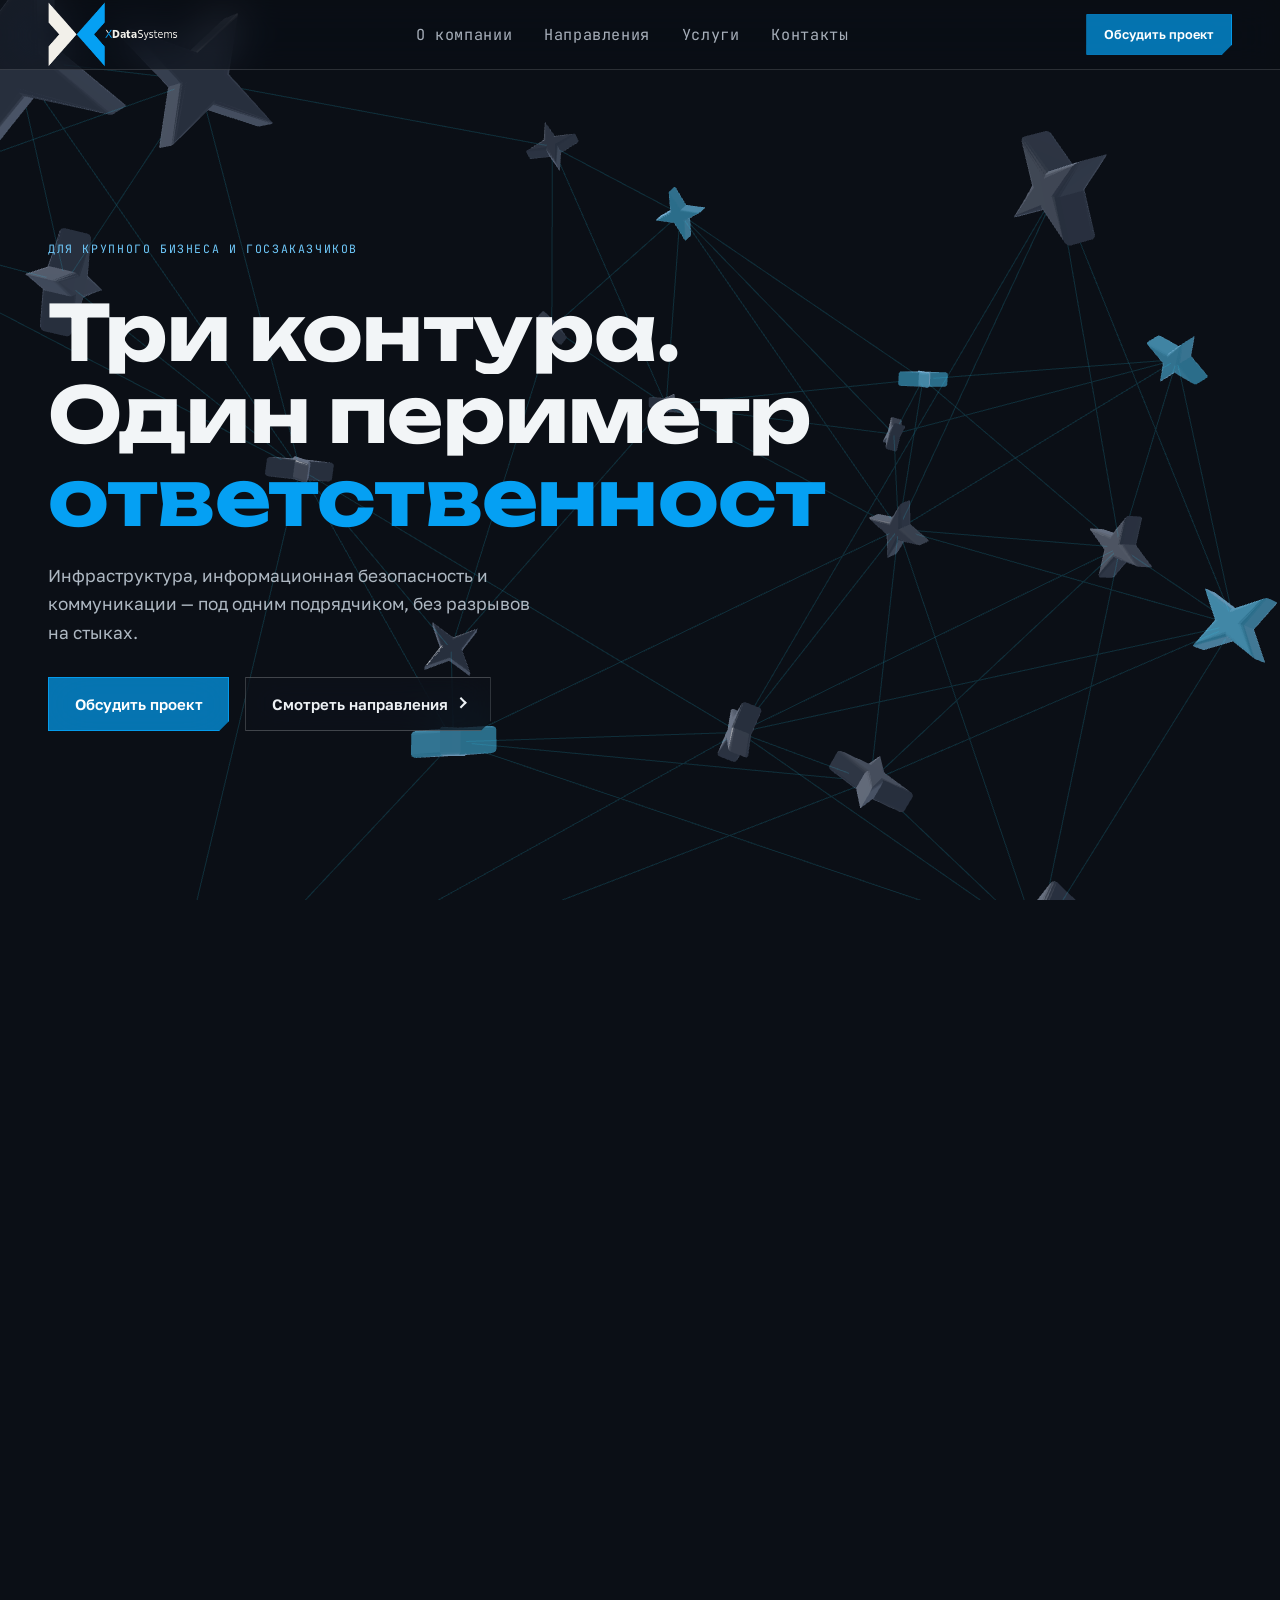
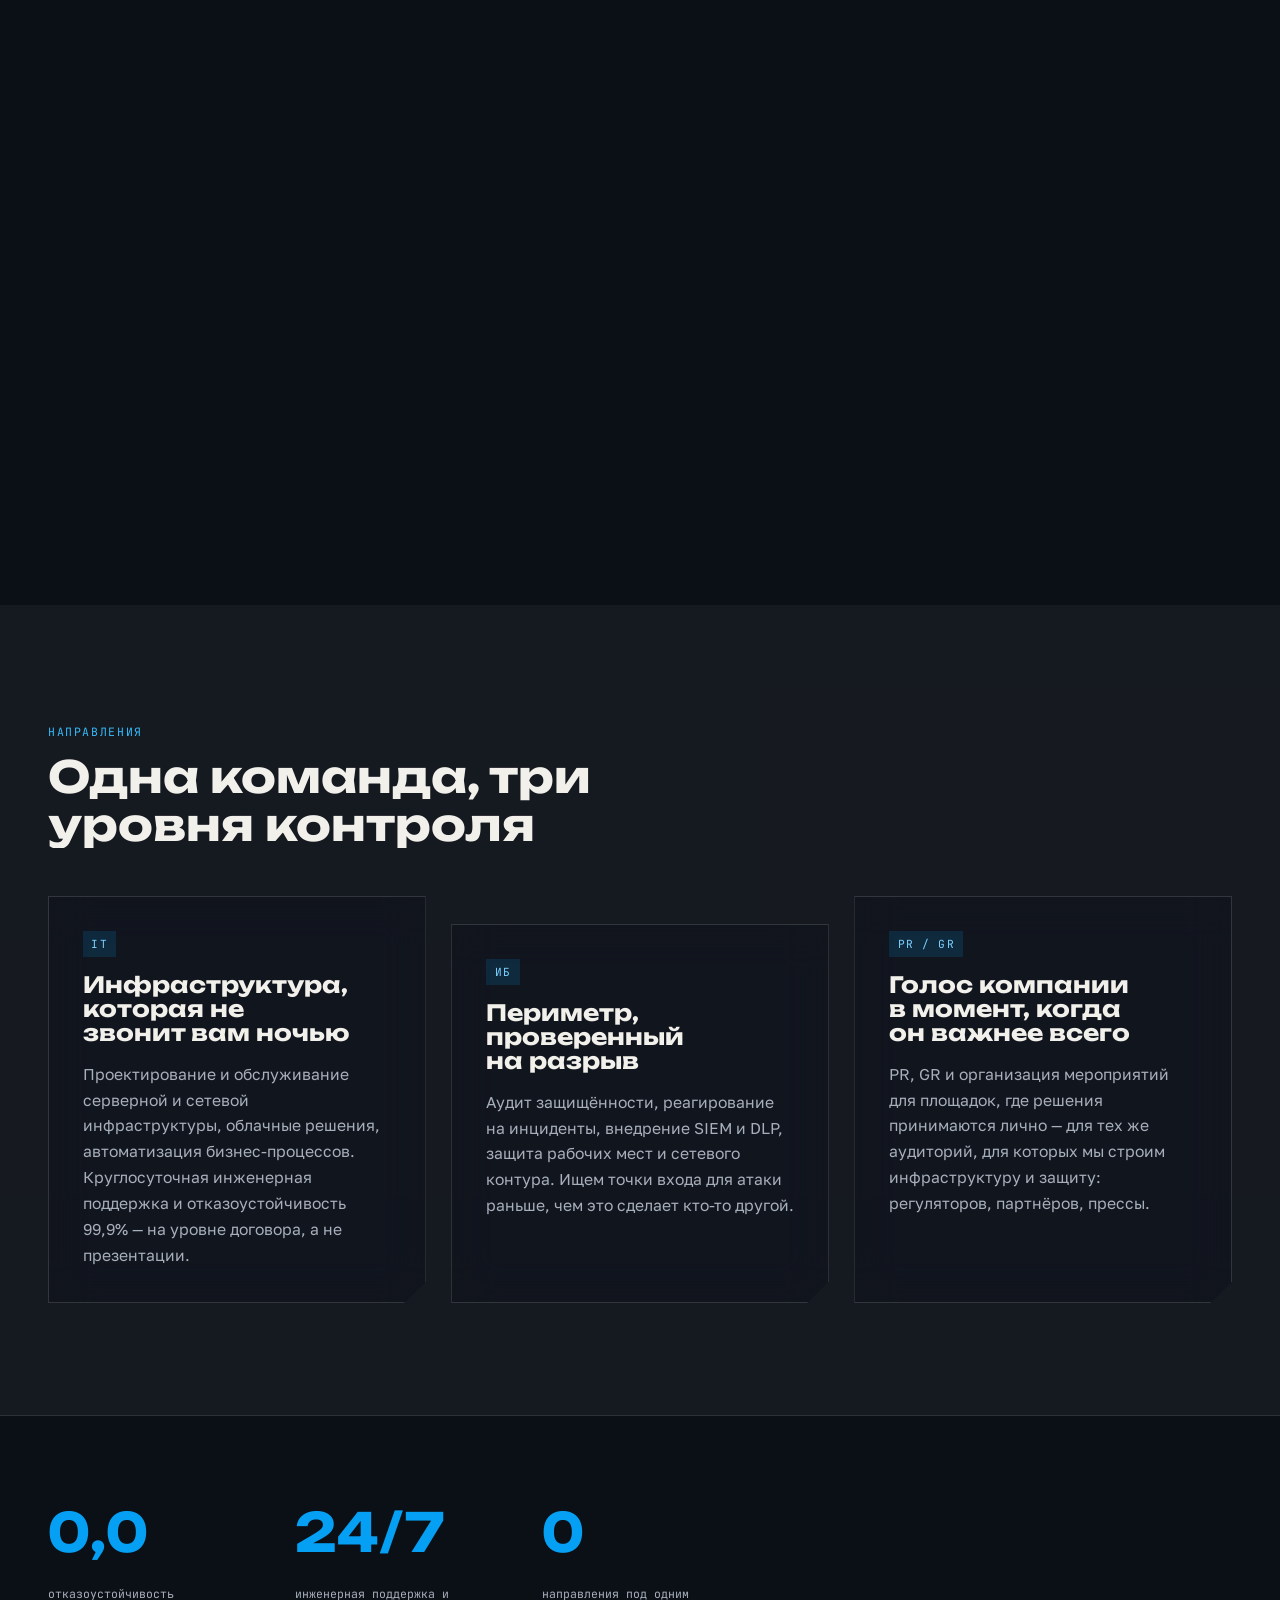
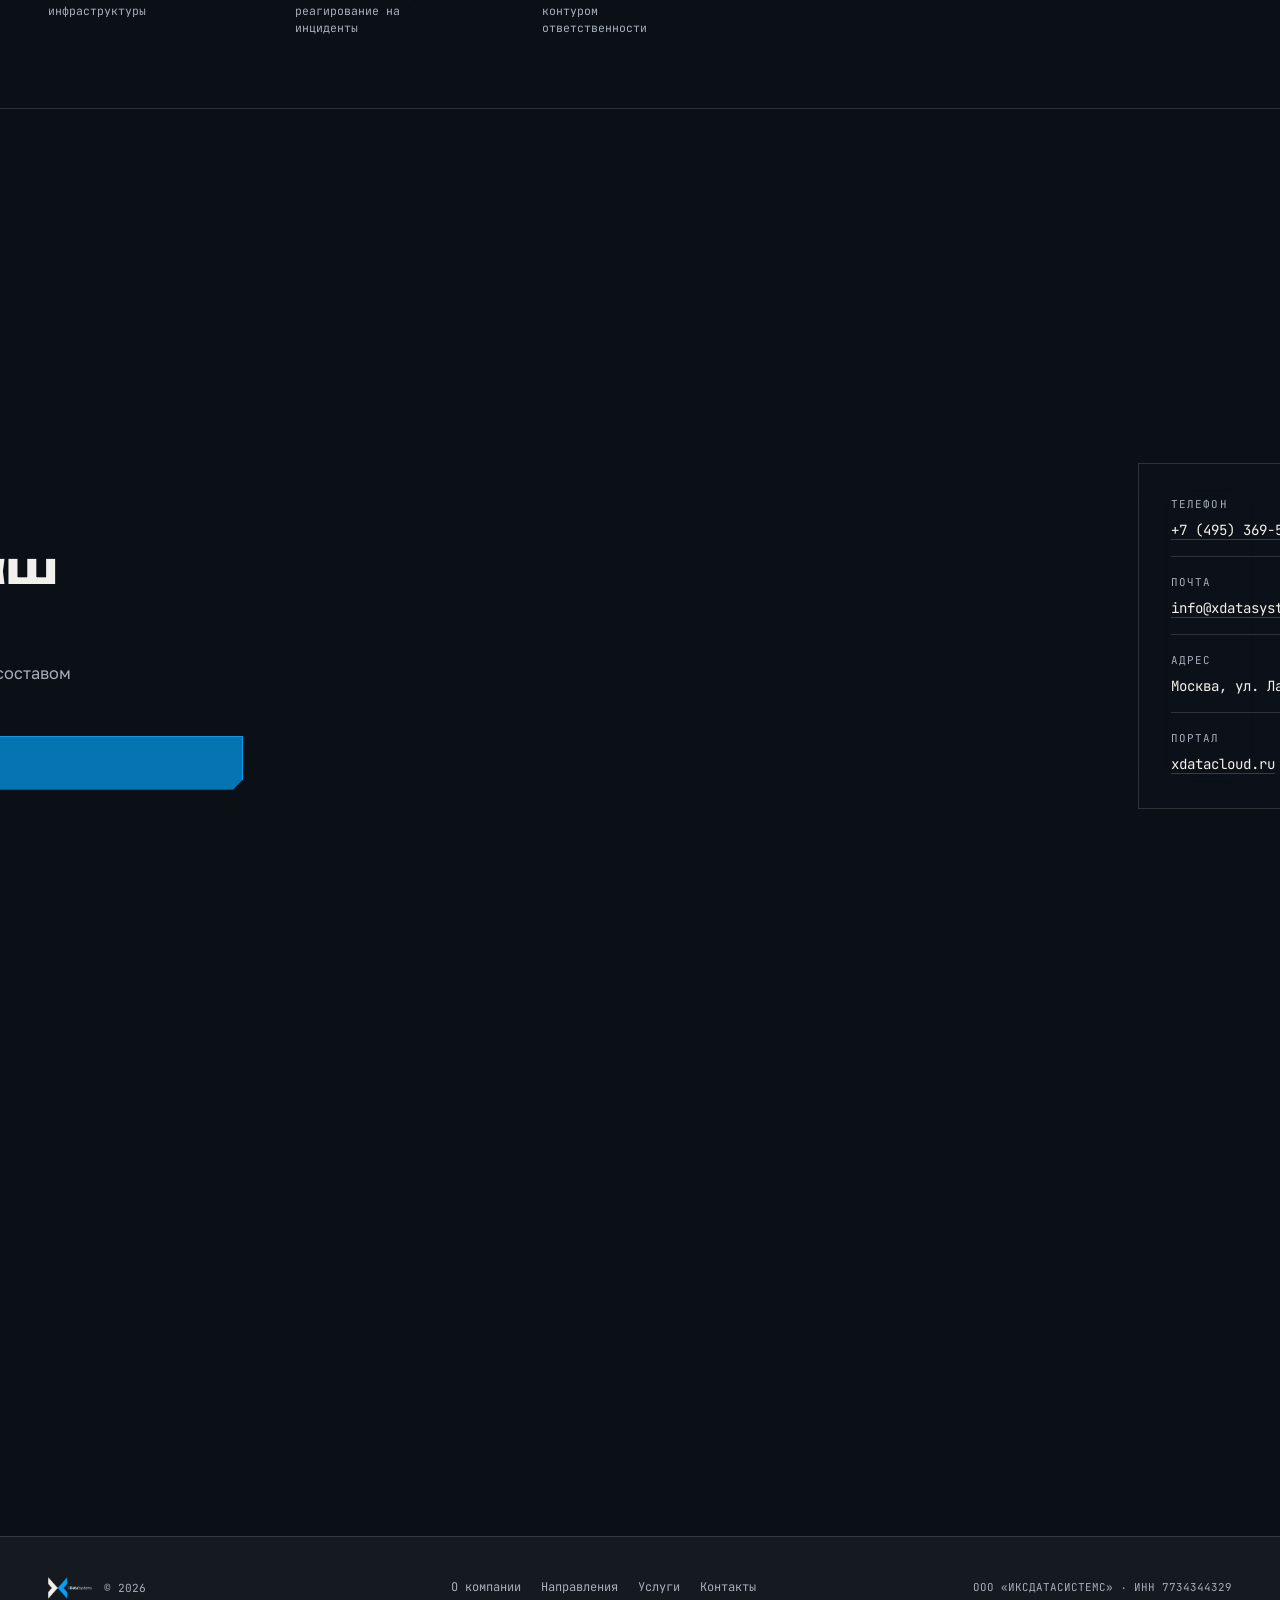
<file: index.html>
<!doctype html>
<html lang="ru">
<head>
  <meta charset="utf-8">
  <meta name="viewport" content="width=device-width, initial-scale=1">
  <title>XDataSystems — Три контура. Один периметр.</title>
  <meta name="description" content="XDataSystems — инфраструктура, информационная безопасность и коммуникации под одним подрядчиком.">
  <link rel="icon" href="img/logo.png">
  <link rel="stylesheet" href="css/base.css">
  <link rel="stylesheet" href="css/index.css">
</head>
<body>
  <canvas id="bg-scene" aria-hidden="true"></canvas>
  <div class="scroll-progress"></div>

  <header class="site-header">
    <div class="container nav">
      <a href="index.html" class="nav-logo"><img src="img/logo-light.png" alt="XDataSystems"></a>
      <input type="checkbox" id="nav-toggle" class="nav-toggle">
      <ul class="nav-links">
        <li><a href="index.html#about">О компании</a></li>
        <li><a href="index.html#pillars">Направления</a></li>
        <li><a href="pages.html">Услуги</a></li>
        <li><a href="index.html#contact">Контакты</a></li>
      </ul>
      <div class="nav-right">
        <a href="index.html#contact" class="btn btn-primary btn-small">Обсудить проект</a>
        <label for="nav-toggle" class="nav-toggle-label" aria-label="Меню">
          <span></span><span></span><span></span>
        </label>
      </div>
    </div>
  </header>

  <main>
    <section id="hero" class="hero">
      <div class="container">
        <div class="hero-inner">
          <p class="kicker reveal-line">Для крупного бизнеса и госзаказчиков</p>
          <h1 class="hero-title">
            <span class="line-mask"><span class="line-inner">Три контура.</span></span>
            <span class="line-mask"><span class="line-inner">Один периметр</span></span>
            <span class="line-mask"><span class="line-inner">ответственности.</span></span>
          </h1>
          <p class="hero-sub reveal-line">Инфраструктура, информационная безопасность и коммуникации — под одним подрядчиком, без разрывов на стыках.</p>
          <div class="hero-cta reveal-line">
            <a href="#contact" class="btn btn-primary">Обсудить проект</a>
            <a href="#about" class="btn btn-ghost">Смотреть направления <span class="btn-arrow" aria-hidden="true"></span></a>
          </div>
        </div>
      </div>
    </section>

    <section id="about" class="about">
      <!-- pinned so the parallax + heading wipe have time to read -->
      <div id="about-pin-wrap" class="pin-wrap pin-wrap-medium">
        <div class="pin-stage">
          <div class="container">
            <div class="about-head" data-reveal="clip">
              <p class="kicker">О компании</p>
              <h2>Когда системы, защита и репутация — один периметр</h2>
            </div>
            <div class="about-body" data-reveal="clip">
              <p>Крупная организация редко теряет данные и репутацию по отдельности: инцидент в инфраструктуре становится темой для прессы быстрее, чем успевает отреагировать служба безопасности. XDataSystems строит инфраструктуру, защищает её и говорит от имени заказчика в публичном поле — как один подрядчик с единым контуром ответственности, а не три подрядчика, которые обмениваются письмами постфактум.</p>
            </div>
          </div>
        </div>
      </div>
    </section>

    <section id="pillars" class="pillars">
      <div class="container">
        <div class="pillars-head" data-reveal="clip">
          <p class="kicker">Направления</p>
          <h2>Одна команда, три уровня контроля</h2>
          <p class="swipe-hint" aria-hidden="true">Смахните карточки</p>
        </div>

        <!-- display:contents on desktop; swipeable carousel below 760px -->
        <div class="pillars-cards">
          <article class="pillar-card card-a" data-reveal="up">
            <span class="pillar-tag">IT</span>
            <h3>Инфраструктура, которая не звонит вам ночью</h3>
            <p>Проектирование и обслуживание серверной и сетевой инфраструктуры, облачные решения, автоматизация бизнес-процессов. Круглосуточная инженерная поддержка и отказоустойчивость 99,9% — на уровне договора, а не презентации.</p>
          </article>

          <article class="pillar-card card-b" data-reveal="up" data-reveal-delay="1">
            <span class="pillar-tag">ИБ</span>
            <h3>Периметр, проверенный на разрыв</h3>
            <p>Аудит защищённости, реагирование на инциденты, внедрение SIEM и DLP, защита рабочих мест и сетевого контура. Ищем точки входа для атаки раньше, чем это сделает кто-то другой.</p>
          </article>

          <article class="pillar-card card-c" data-reveal="up" data-reveal-delay="2">
            <span class="pillar-tag">PR / GR</span>
            <h3>Голос компании в момент, когда он важнее всего</h3>
            <p>PR, GR и организация мероприятий для площадок, где решения принимаются лично — для тех же аудиторий, для которых мы строим инфраструктуру и защиту: регуляторов, партнёров, прессы.</p>
          </article>
        </div>
      </div>
    </section>

    <section id="stats" class="stats" aria-label="Показатели">
      <h2 class="sr-only">Показатели</h2>
      <div class="container stats-grid">
        <div class="stat" data-reveal="up">
          <span class="stat-num" data-count data-value="99.9">0</span>
          <span class="stat-label">отказоустойчивость инфраструктуры</span>
        </div>
        <div class="stat" data-reveal="up" data-reveal-delay="1">
          <span class="stat-num">24/7</span>
          <span class="stat-label">инженерная поддержка и реагирование на инциденты</span>
        </div>
        <div class="stat" data-reveal="up" data-reveal-delay="2">
          <span class="stat-num" data-count data-value="3">0</span>
          <span class="stat-label">направления под одним контуром ответственности</span>
        </div>
      </div>
    </section>

    <section id="contact" class="contact">
      <!-- pinned "closing perimeter": panels converge on scroll -->
      <div id="contact-pin-wrap" class="pin-wrap pin-wrap-short">
        <div class="pin-stage">
          <div class="container">
            <div class="contact-lead" data-reveal="left">
              <p class="kicker">Контакты</p>
              <h2>Обсудим ваш периметр</h2>
              <p>Опишите задачу — вернёмся с оценкой и составом команды в течение рабочего дня.</p>
              <a href="mailto:info@xdatasystems.ru" class="btn btn-primary">Написать на info@xdatasystems.ru</a>
            </div>
            <div class="contact-data" data-reveal="right" data-reveal-delay="1">
              <dl>
                <div><dt>Телефон</dt><dd><a href="tel:+74953695650">+7 (495) 369-56-50</a></dd></div>
                <div><dt>Почта</dt><dd><a href="mailto:info@xdatasystems.ru">info@xdatasystems.ru</a></dd></div>
                <div><dt>Адрес</dt><dd>Москва, ул. Лазо, 14-2-21</dd></div>
                <div><dt>Портал</dt><dd><a href="https://xdatacloud.ru">xdatacloud.ru</a></dd></div>
              </dl>
            </div>
          </div>
        </div>
      </div>
    </section>
  </main>

  <footer class="site-footer">
    <div class="container footer-grid">
      <div class="footer-brand"><img src="img/logo-light.png" alt="XDataSystems"><span>© 2026</span></div>
      <nav class="footer-links">
        <a href="index.html#about">О компании</a>
        <a href="index.html#pillars">Направления</a>
        <a href="pages.html">Услуги</a>
        <a href="index.html#contact">Контакты</a>
      </nav>
      <div class="footer-legal">ООО «ИКСДАТАСИСТЕМС» · ИНН 7734344329</div>
    </div>
  </footer>

  <script src="js/main.js"></script>

  <!-- self-hosted, no CDN: three.js core + GSAP/ScrollTrigger for the camera -->
  <script src="js/vendor/three/three.min.js"></script>
  <script src="js/vendor/gsap/gsap.min.js"></script>
  <script src="js/vendor/gsap/ScrollTrigger.min.js"></script>
  <script src="js/bg-scene.js"></script>
</body>
</html>
</file>
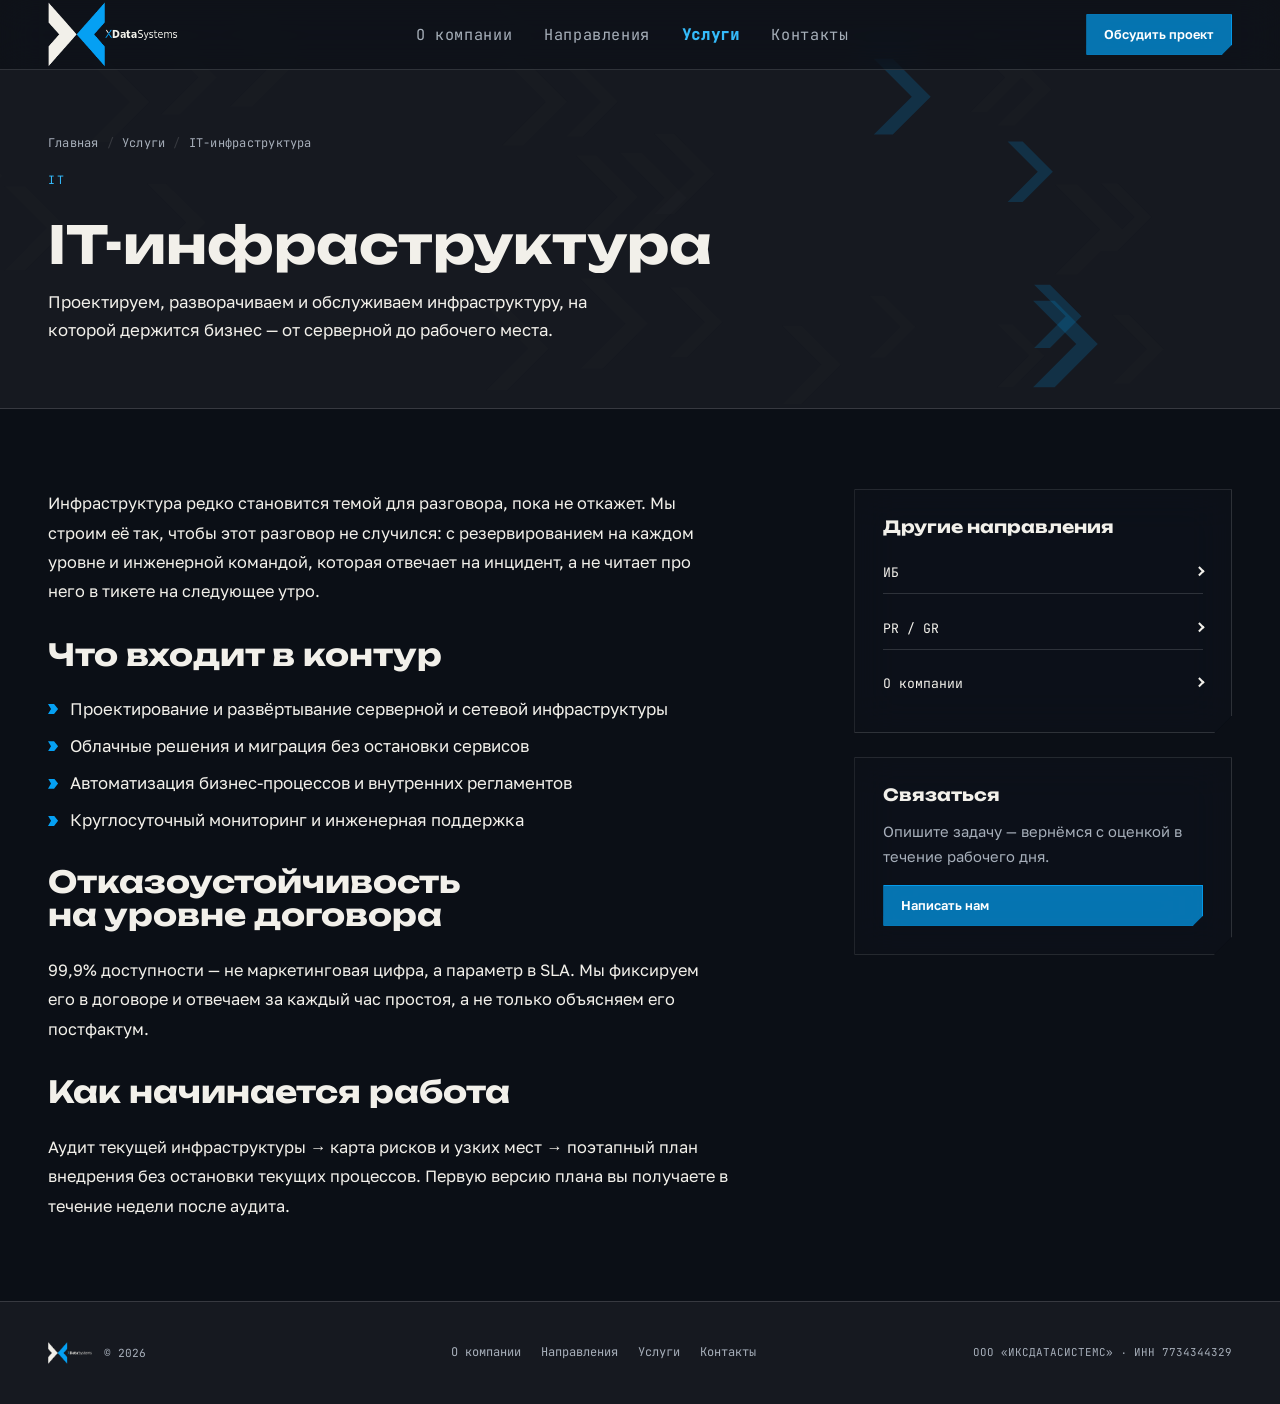
<file: pages.html>
<!doctype html>
<html lang="ru">
<head>
  <meta charset="utf-8">
  <meta name="viewport" content="width=device-width, initial-scale=1">
  <title>IT-инфраструктура — XDataSystems</title>
  <meta name="description" content="Проектирование, развёртывание и обслуживание IT-инфраструктуры от XDataSystems.">
  <link rel="icon" href="img/logo.png">
  <link rel="stylesheet" href="css/base.css">
  <link rel="stylesheet" href="css/pages.css">
</head>
<body>
  <div class="scroll-progress"></div>

  <header class="site-header">
    <div class="container nav">
      <a href="index.html" class="nav-logo"><img src="img/logo-light.png" alt="XDataSystems"></a>
      <input type="checkbox" id="nav-toggle" class="nav-toggle">
      <ul class="nav-links">
        <li><a href="index.html#about">О компании</a></li>
        <li><a href="index.html#pillars">Направления</a></li>
        <li><a href="pages.html" aria-current="page">Услуги</a></li>
        <li><a href="index.html#contact">Контакты</a></li>
      </ul>
      <div class="nav-right">
        <a href="index.html#contact" class="btn btn-primary btn-small">Обсудить проект</a>
        <label for="nav-toggle" class="nav-toggle-label" aria-label="Меню">
          <span></span><span></span><span></span>
        </label>
      </div>
    </div>
  </header>

  <main>
    <section class="page-banner">
      <canvas id="chevron-canvas-small" aria-hidden="true"></canvas>
      <div class="container">
        <div class="page-banner-inner">
          <nav class="breadcrumb" aria-label="Хлебные крошки">
            <a href="index.html">Главная</a><span class="sep">/</span>
            <a href="pages.html">Услуги</a><span class="sep">/</span>
            <span aria-current="page">IT-инфраструктура</span>
          </nav>
          <p class="kicker">IT</p>
          <h1 data-reveal="clip">IT-инфраструктура</h1>
          <p class="lead" data-reveal="up" data-reveal-delay="1">Проектируем, разворачиваем и обслуживаем инфраструктуру, на которой держится бизнес — от серверной до рабочего места.</p>
        </div>
      </div>
    </section>

    <section class="content-layout">
      <div class="container">
        <div class="content-main">
          <div class="prose" data-reveal="up">
            <p>Инфраструктура редко становится темой для разговора, пока не откажет. Мы строим её так, чтобы этот разговор не случился: с резервированием на каждом уровне и инженерной командой, которая отвечает на инцидент, а не читает про него в тикете на следующее утро.</p>

            <h2>Что входит в контур</h2>
            <ul>
              <li>Проектирование и развёртывание серверной и сетевой инфраструктуры</li>
              <li>Облачные решения и миграция без остановки сервисов</li>
              <li>Автоматизация бизнес-процессов и внутренних регламентов</li>
              <li>Круглосуточный мониторинг и инженерная поддержка</li>
            </ul>

            <h2>Отказоустойчивость на уровне договора</h2>
            <p>99,9% доступности — не маркетинговая цифра, а параметр в SLA. Мы фиксируем его в договоре и отвечаем за каждый час простоя, а не только объясняем его постфактум.</p>

            <h2>Как начинается работа</h2>
            <p>Аудит текущей инфраструктуры → карта рисков и узких мест → поэтапный план внедрения без остановки текущих процессов. Первую версию плана вы получаете в течение недели после аудита.</p>
          </div>
        </div>

        <aside class="content-aside">
          <div class="side-card" data-reveal="up">
            <h3>Другие направления</h3>
            <nav class="related-list">
              <a href="index.html#pillars">ИБ <span class="btn-arrow" aria-hidden="true"></span></a>
              <a href="index.html#pillars">PR / GR <span class="btn-arrow" aria-hidden="true"></span></a>
              <a href="index.html#about">О компании <span class="btn-arrow" aria-hidden="true"></span></a>
            </nav>
          </div>
          <div class="side-card" data-reveal="up" data-reveal-delay="1">
            <h3>Связаться</h3>
            <p style="font-size:.92rem;">Опишите задачу — вернёмся с оценкой в течение рабочего дня.</p>
            <a href="mailto:info@xdatasystems.ru" class="btn btn-primary btn-small">Написать нам</a>
          </div>
        </aside>
      </div>
    </section>
  </main>

  <footer class="site-footer">
    <div class="container footer-grid">
      <div class="footer-brand"><img src="img/logo-light.png" alt="XDataSystems"><span>© 2026</span></div>
      <nav class="footer-links">
        <a href="index.html#about">О компании</a>
        <a href="index.html#pillars">Направления</a>
        <a href="pages.html">Услуги</a>
        <a href="index.html#contact">Контакты</a>
      </nav>
      <div class="footer-legal">ООО «ИКСДАТАСИСТЕМС» · ИНН 7734344329</div>
    </div>
  </footer>

  <script src="js/main.js"></script>
  <script>
    window.XDS.initChevronField(document.getElementById('chevron-canvas-small'), { density: 24, blueRatio: 0.08 });
  </script>
</body>
</html>
</file>
<file: css/base.css>
/* base.css — shared foundation for all templates: tokens, reset, type,
   nav, footer, buttons, reveal engine, layout grid. */

/* ---------- fonts (self-hosted, real files, not CDN) ---------- */
@font-face{ font-family:'Unbounded'; font-weight:700; font-style:normal; font-display:swap; src:url('../fonts/unbounded-700.woff2') format('woff2'); }
@font-face{ font-family:'Unbounded'; font-weight:900; font-style:normal; font-display:swap; src:url('../fonts/unbounded-900.woff2') format('woff2'); }
@font-face{ font-family:'Golos Text'; font-weight:400; font-style:normal; font-display:swap; src:url('../fonts/golos-400.woff2') format('woff2'); }
@font-face{ font-family:'Golos Text'; font-weight:500; font-style:normal; font-display:swap; src:url('../fonts/golos-500.woff2') format('woff2'); }
@font-face{ font-family:'Golos Text'; font-weight:600; font-style:normal; font-display:swap; src:url('../fonts/golos-600.woff2') format('woff2'); }
@font-face{ font-family:'JetBrains Mono'; font-weight:400; font-style:normal; font-display:swap; src:url('../fonts/jbmono-400.woff2') format('woff2'); }
@font-face{ font-family:'JetBrains Mono'; font-weight:500; font-style:normal; font-display:swap; src:url('../fonts/jbmono-500.woff2') format('woff2'); }

/* ---------- tokens: dark-glass theme, page transparent so #bg-scene shows through ---------- */
:root{
  --blue: #05a0f3;
  --blue-deep: #35bbfb; /* lighter tint for hover on dark, deep blue would vanish */
  --ink: #f2f0ea;       /* primary text — light, warm-neutral */
  --gray: #a7afba;      /* secondary text */
  --mist: rgba(255,255,255,.045); /* broad section wash, no blur needed at this size */
  --paper: transparent; /* body background — the 3D layer shows through */
  --surface: #10141c;   /* solid fallback where transparency would break UX (mobile nav) */

  --glass-bg: rgba(15,19,27,.55);
  --glass-blur: blur(20px) saturate(150%);

  --line: rgba(255,255,255,.14);
  --blue-dim: rgba(5,160,243,.14);
  --blue-line: rgba(5,160,243,.4);

  --font-display: 'Unbounded', sans-serif;
  --font-body: 'Golos Text', sans-serif;
  --font-mono: 'JetBrains Mono', monospace;

  --fs-h1: clamp(2.25rem, 6vw, 5rem);
  --fs-h2: clamp(1.75rem, 3.6vw, 2.75rem);
  --fs-h3: clamp(1.1rem, 1.8vw, 1.4rem);
  --fs-body: 1.05rem;

  --cut: 16px; /* the signature clipped-corner size, echoes the logo's angular mark */
  --nav-h: 70px;
}

/* ---------- reset ---------- */
*, *::before, *::after{ box-sizing:border-box; }
html{ scroll-behavior:auto; }
body{ margin:0; }
img, svg, canvas{ display:block; max-width:100%; }
ul{ margin:0; padding:0; list-style:none; }
a{ color:inherit; text-decoration:none; }
button{ font:inherit; }

html{ background:#0b0f16; } /* seen only if a browser paints before the canvas/JS is ready */
body{
  background: var(--paper);
  color: var(--ink);
  font-family: var(--font-body);
  font-size: var(--fs-body);
  line-height: 1.65;
  -webkit-font-smoothing: antialiased;
}
::selection{ background: var(--blue); color:#fff; }
:focus-visible{ outline:2px solid var(--blue); outline-offset:3px; }

/* ---------- persistent 3D background: fixed behind every section, not just the hero ---------- */
#bg-scene{
  position:fixed; inset:0; width:100vw; height:100vh;
  z-index:-1; background:#0b0f16; /* instant fallback color before WebGL's first frame */
}

h1,h2,h3{ font-family: var(--font-display); color: var(--ink); font-weight:700; line-height:1.08; margin:0; text-wrap:balance; }
h2{ font-size: var(--fs-h2); }
h3{ font-size: var(--fs-h3); }
p{ margin:0; color: var(--gray); }

.sr-only{ position:absolute; width:1px; height:1px; padding:0; margin:-1px; overflow:hidden; clip:rect(0,0,0,0); white-space:nowrap; border:0; }

.kicker{
  font-family: var(--font-mono);
  font-size:.72rem; letter-spacing:.14em; text-transform:uppercase;
  color: var(--blue-deep);
  display:inline-block; margin-bottom:.75rem;
}

/* ---------- layout ---------- */
.container{
  display:grid;
  grid-template-columns: repeat(12, 1fr);
  column-gap: clamp(1rem, 2vw, 1.75rem);
  padding-inline: clamp(1.25rem, 4vw, 3rem);
  max-width: 1320px;
  margin-inline:auto;
}
.full{ grid-column: 1 / -1; }

/* ---------- buttons: glass, not flat fills — same material as the cards (signature clipped corner) ---------- */
.btn{
  font-family: var(--font-body); font-weight:600; font-size:.94rem;
  padding:.85rem 1.6rem;
  display:inline-flex; align-items:center; gap:.55rem;
  clip-path: polygon(0 0, 100% 0, 100% calc(100% - 10px), calc(100% - 10px) 100%, 0 100%);
  transition: transform .22s ease, background .22s ease, color .22s ease, border-color .22s ease;
  border:1px solid transparent;
  -webkit-backdrop-filter: var(--glass-blur); backdrop-filter: var(--glass-blur);
}
.btn-primary{ background: rgba(5,160,243,.7); color:#fff; border-color: rgba(5,160,243,.9); }
.btn-primary:hover{ background: rgba(5,160,243,.88); transform: translateY(-2px); }
.btn-ghost{ background: var(--glass-bg); color: var(--ink); border-color: var(--line); }
.btn-ghost:hover{ border-color: var(--blue); color: var(--blue-deep); background: rgba(5,160,243,.12); transform: translateY(-2px); }
.btn-small{ padding:.55rem 1.05rem; font-size:.8rem; }
.btn-arrow{ width:.5em; height:.5em; border-right:2px solid currentColor; border-bottom:2px solid currentColor; transform:rotate(-45deg); margin-top:-.2em; }

/* ---------- site header / nav (shared markup+behavior on every template) ---------- */
.site-header{
  position:fixed; top:0; left:0; right:0; height:var(--nav-h); z-index:100;
  background: rgba(10,13,19,.55);
  -webkit-backdrop-filter: var(--glass-blur); backdrop-filter: var(--glass-blur);
  border-bottom:1px solid var(--line);
}
.nav{
  height:100%; display:flex; align-items:center; justify-content:space-between;
}
.nav-logo{ display:flex; align-items:center; }
.nav-logo img{ height:65px; width:auto; }
.nav-links{ display:flex; align-items:center; gap:2rem; }
.nav-links a{
  font-family: var(--font-mono); font-size:.95rem; letter-spacing:.04em;
  color: var(--gray); transition: color .2s ease;
}
.nav-links a:hover{ color: var(--blue-deep); }
.nav-links a[aria-current="page"]{ color: var(--blue-deep); font-weight:600; }
.nav-right{ display:flex; align-items:center; gap:1.75rem; }

.nav-toggle{ display:none; }
.nav-toggle-label{ display:none; }
@media (max-width: 860px){
  .nav-links{
    position:fixed; inset: var(--nav-h) 0 0 0; background: var(--surface);
    flex-direction:column; align-items:flex-start; gap:1.5rem;
    padding: 2rem clamp(1.25rem,4vw,3rem);
    transform: translateX(100%); transition: transform .35s cubic-bezier(.16,1,.3,1);
  }
  .nav-links a{ font-size:1rem; }
  .nav-toggle:checked ~ .nav-links{ transform: translateX(0); }
  .nav-toggle-label{
    display:flex; flex-direction:column; gap:5px; width:22px; cursor:pointer; z-index:101;
  }
  .nav-toggle-label span{ height:2px; background:var(--ink); transition: transform .25s ease, opacity .25s ease; }
  .nav-toggle:checked ~ .nav-toggle-label span:nth-child(1){ transform: translateY(7px) rotate(45deg); }
  .nav-toggle:checked ~ .nav-toggle-label span:nth-child(2){ opacity:0; }
  .nav-toggle:checked ~ .nav-toggle-label span:nth-child(3){ transform: translateY(-7px) rotate(-45deg); }
  .nav .btn-small{ display:none; }
}

/* ---------- scroll progress (thin, functional, shared) ---------- */
.scroll-progress{
  position:fixed; top:0; left:0; height:3px; width:0%; background: var(--blue);
  z-index:200; transition: width .05s linear;
}

/* ---------- breadcrumb (used on interior templates, generic enough to share) ---------- */
.breadcrumb{
  display:flex; flex-wrap:wrap; gap:.5rem; align-items:center;
  font-family: var(--font-mono); font-size:.75rem; color: var(--gray); letter-spacing:.02em;
}
.breadcrumb a{ color: var(--gray); }
.breadcrumb a:hover{ color: var(--blue-deep); }
.breadcrumb .sep{ color: var(--line); }

/* ---------- footer ---------- */
.site-footer{ border-top:1px solid var(--line); padding-block:2.5rem; background: var(--mist); }
.footer-grid{ align-items:center; row-gap:1.25rem; }
.footer-brand{ grid-column: 1 / 5; display:flex; align-items:center; gap:.75rem; }
.footer-brand img{ height:22px; }
.footer-brand span{ font-family: var(--font-mono); font-size:.7rem; color: var(--gray); }
.footer-links{ grid-column: 5 / 9; display:flex; flex-wrap:wrap; gap:1.25rem; font-family: var(--font-mono); font-size:.75rem; }
.footer-links a{ color: var(--gray); }
.footer-links a:hover{ color: var(--blue-deep); }
.footer-legal{ grid-column: 9 / 13; text-align:right; font-family: var(--font-mono); font-size:.68rem; color: var(--gray); }
@media (max-width: 860px){
  .footer-brand, .footer-links, .footer-legal{ grid-column: 1 / -1; text-align:left; }
}

/* ---------- reveal-on-scroll engine (shared by every template) ---------- */
[data-reveal]{ transition: opacity .8s ease, transform .9s cubic-bezier(.16,1,.3,1), clip-path 1s cubic-bezier(.16,1,.3,1); }

[data-reveal="clip"]{ clip-path: inset(0 0 100% 0); opacity:0; }
[data-reveal="clip"].is-visible{ clip-path: inset(0 0 0% 0); opacity:1; }

[data-reveal="up"]{ opacity:0; transform: translateY(24px); }
[data-reveal="up"].is-visible{ opacity:1; transform: translateY(0); }

[data-reveal="left"]{ opacity:0; transform: translateX(-28px); }
[data-reveal="left"].is-visible{ opacity:1; transform: translateX(0); }

[data-reveal="right"]{ opacity:0; transform: translateX(28px); }
[data-reveal="right"].is-visible{ opacity:1; transform: translateX(0); }

[data-reveal-delay="1"]{ transition-delay:.1s; }
[data-reveal-delay="2"]{ transition-delay:.2s; }
[data-reveal-delay="3"]{ transition-delay:.3s; }

.line-mask{ display:block; overflow:hidden; }
.line-inner{ display:block; transform: translateY(112%); transition: transform 1s cubic-bezier(.16,1,.3,1); }
body.loaded .line-inner{ transform: translateY(0); }
.line-mask:nth-child(1) .line-inner{ transition-delay:.12s; }
.line-mask:nth-child(2) .line-inner{ transition-delay:.24s; }
.line-mask:nth-child(3) .line-inner{ transition-delay:.36s; }

@media (prefers-reduced-motion: reduce){
  [data-reveal], .line-inner{ transition:none !important; opacity:1 !important; transform:none !important; clip-path:none !important; }
}

/* ---------- pinned scroll-track: generic hold-and-animate wrap/stage pair, driven by main.js ---------- */
.pin-wrap{ position:relative; height:190vh; }
.pin-wrap-medium{ height:145vh; }
.pin-wrap-short{ height:150vh; }
.pin-stage{ position:sticky; top:0; height:100vh; display:flex; align-items:center; overflow:hidden; }

@media (prefers-reduced-motion: reduce){
  .pin-wrap{ height:auto !important; }
  .pin-stage{ position:static !important; height:auto !important; overflow:visible !important; padding-block: clamp(2rem,5vw,3.5rem); }
}

/* no-js: never leave content invisible */
.no-js [data-reveal], .no-js .line-inner{ opacity:1 !important; transform:none !important; clip-path:none !important; }
</file>
<file: css/index.css>
/* index.css — homepage-only styles; shared stuff lives in base.css.
   Sections stay transparent/--mist so #bg-scene reads through. */

/* ---------- hero ---------- */
.hero{
  position:relative; overflow:hidden;
  min-height: 100vh;
  padding-top: var(--nav-h);
  display:flex; align-items:center;
}

.hero-inner{
  position:relative; z-index:2;
  grid-column: 1 / 9;
  padding-block: clamp(2.5rem, 6vw, 4rem);
  display:flex; flex-direction:column; gap:1.35rem;
  /* recedes on scroll rather than just sliding off */
  opacity: calc(1 - var(--scrub, 0) * 1.15);
  transform: translateY(calc(var(--scrub, 0) * 40px)) scale(calc(1 - var(--scrub, 0) * 0.06));
}
@media (max-width: 900px){ .hero-inner{ grid-column: 1 / -1; } }
@media (prefers-reduced-motion: reduce){
  .hero-inner{ opacity:1 !important; transform:none !important; }
}

.hero-inner .kicker{ color: #6fc9fb; }
.hero-title .line-inner{ color: #f2f5f7; }
.hero-title .line-mask:last-child .line-inner{ color: var(--blue); }
.hero-sub{ color:#aeb8c2; }
.hero .btn-ghost{ border-color: rgba(255,255,255,.22); color:#eef2f5; }
.hero .btn-ghost:hover{ border-color: var(--blue); color: var(--blue); }

.reveal-line{ opacity:0; transform: translateY(14px); transition: opacity .8s ease, transform .8s cubic-bezier(.16,1,.3,1); }
body.loaded .reveal-line{ opacity:1; transform: translateY(0); }
.hero-sub.reveal-line{ transition-delay:.5s; }
.hero-cta.reveal-line{ transition-delay:.65s; }
.hero-inner > .kicker.reveal-line{ transition-delay:.05s; }

.hero-title{ font-size: var(--fs-h1); letter-spacing:-.01em; }
.hero-sub{ max-width:46ch; font-size:1.08rem; }
.hero-cta{ display:flex; gap:1rem; flex-wrap:wrap; margin-top:.5rem; }

/* ---------- about: pinned two-speed parallax + heading wipe-in ---------- */
.about{ overflow:clip; }
.about-head{ grid-column: 1 / 6; transform: translateY(calc(var(--scrub, 0) * -22px)); }
.about-body{ grid-column: 7 / 13; padding-top:.4rem; transform: translateY(calc(var(--scrub, 0) * 16px)); }
/* override the generic [data-reveal] transition: scrub transform must track the scrollbar with no easing */
.about-head, .about-body{ transition: opacity .8s ease, clip-path 1s cubic-bezier(.16,1,.3,1); }
.about-head h2{
  clip-path: inset(0 calc((1 - min(var(--scrub, 0) * 2.5, 1)) * 100%) 0 0);
}
.about-body p{ color: var(--ink); font-size:1.05rem; line-height:1.75; max-width:58ch; }
@media (max-width: 900px){
  .about-head, .about-body{ grid-column: 1 / -1; transform:none; }
  .about-body{ margin-top:1.25rem; }
}
@media (prefers-reduced-motion: reduce){
  .about-head, .about-body{ transform:none !important; }
  .about-head h2{ clip-path:none !important; }
}

/* ---------- pillars: three floating glass cards; the scroll interest here
   is the 3D camera's orbit move (js/bg-scene.js), not the cards moving ---------- */
.pillars{ padding-block: clamp(4rem, 9vw, 7rem); background: var(--mist); }
.pillars-head{ grid-column: 1 / -1; margin-bottom: clamp(2rem, 5vw, 3rem); max-width:640px; }
.pillars-cards{ display: contents; } /* transparent wrapper — becomes a carousel on phone, below */
.pillar-card{
  grid-column: span 4;
  background: var(--glass-bg);
  -webkit-backdrop-filter: var(--glass-blur); backdrop-filter: var(--glass-blur);
  border:1px solid var(--line);
  clip-path: polygon(0 0, 100% 0, 100% calc(100% - 22px), calc(100% - 22px) 100%, 0 100%);
  padding: clamp(1.5rem, 3vw, 2.1rem);
  display:flex; flex-direction:column; gap:1rem;
}
.pillar-tag{
  font-family: var(--font-mono); font-size:.7rem; letter-spacing:.1em;
  color: #7cd0ff; background: var(--blue-dim);
  padding:.25rem .55rem; display:inline-block; width:fit-content;
}
.pillar-card p{ font-size:.98rem; }
.card-b{ margin-top: 28px; } /* a quiet vertical offset so the row isn't a rigid grid */
@media (max-width: 900px){
  .pillar-card{ grid-column: 1 / -1; }
  .card-b{ margin-top:0; }
}

.swipe-hint{ display:none; }

/* ---------- phone only: pillars becomes a swipeable snap carousel ---------- */
@media (max-width: 760px){
  .pillars-cards{
    grid-column: 1 / -1; /* else it auto-places into a single 1/12 cell once display:contents drops */
    display:flex; gap:1rem; overflow-x:auto; scroll-snap-type:x mandatory;
    -webkit-overflow-scrolling:touch; scrollbar-width:none; margin-top:1.5rem;
    padding-bottom:.25rem;
  }
  .pillars-cards::-webkit-scrollbar{ display:none; }
  .pillars-cards .pillar-card{
    flex:0 0 82vw; scroll-snap-align:center; scroll-snap-stop:always;
  }
  .card-b{ margin-top:0; }

  .swipe-hint{
    display:flex; align-items:center; gap:.4rem;
    font-family: var(--font-mono); font-size:.72rem; letter-spacing:.06em;
    color: var(--gray); margin-top:.75rem;
  }
  .swipe-hint::before, .swipe-hint::after{ content:"›"; color: var(--blue); animation: swipe-nudge 1.6s ease-in-out infinite; }
  .swipe-hint::before{ content:"‹"; animation-delay:.15s; }
}
@keyframes swipe-nudge{
  0%, 100%{ transform:translateX(0); opacity:.5; }
  50%{ transform:translateX(3px); opacity:1; }
}
@media (max-width:760px) and (prefers-reduced-motion: reduce){
  .swipe-hint::before, .swipe-hint::after{ animation:none; }
}

/* ---------- stats: quick, native-speed section — nothing here blurs the 3D bg ---------- */
.stats{
  border-top:1px solid var(--line); border-bottom:1px solid var(--line);
  padding-block: clamp(3rem,6vw,4.5rem);
}
.stats-grid{ grid-column: 1/-1; display:flex; flex-wrap:wrap; gap: clamp(2rem, 6vw, 5rem); }
.stat{ display:flex; flex-direction:column; gap:.5rem; min-width:170px; }
.stat-num{
  font-family: var(--font-display); font-weight:700; color: var(--blue);
  font-size: clamp(2.1rem, 4.8vw, 3.35rem); font-variant-numeric: tabular-nums;
}
.stat-label{ font-family: var(--font-mono); font-size:.72rem; color: var(--gray); line-height:1.5; max-width:22ch; }

/* phone only: numbers pop in with a little overshoot instead of just fading up */
@media (max-width: 760px){
  .stat[data-reveal]{
    transition: opacity .6s ease, transform .65s cubic-bezier(.34, 1.56, .64, 1);
    transform: translateY(22px) scale(.8);
  }
  .stat[data-reveal].is-visible{ transform: translateY(0) scale(1); }
}
@media (max-width: 760px) and (prefers-reduced-motion: reduce){
  .stat[data-reveal]{ transform:none; }
}

/* ---------- contact: pinned "closing perimeter", converged by js/main.js on scroll ---------- */
.contact{ padding-block: clamp(3rem, 6vw, 5rem) 0; }
.contact-lead{ grid-column: 1 / 7; display:flex; flex-direction:column; gap:1.35rem; align-self:center; will-change:transform; }
.contact-lead p{ font-size:1.02rem; max-width:44ch; }
.contact-data{
  grid-column: 8 / 13; align-self:center; will-change:transform;
  background: var(--glass-bg);
  -webkit-backdrop-filter: var(--glass-blur); backdrop-filter: var(--glass-blur);
  border:1px solid var(--line);
  padding: clamp(1.5rem,3vw,2rem);
}
/* JS scrub-drives transform every frame; can't inherit the generic [data-reveal] transition or it'll lag */
.contact-lead, .contact-data{ transition: opacity .8s ease; }

/* phone only: pin-converge is disabled (base.css) since tall scroll-jacked
   wrappers get janky with mobile address-bar resize — bouncy tilt-in instead */
@media (max-width: 760px){
  .contact-lead, .contact-data{
    transition: opacity .7s ease, transform .8s cubic-bezier(.34, 1.56, .64, 1) !important;
  }
  .contact-lead[data-reveal]{ transform: translateX(-32px) rotate(-3deg) scale(.94) !important; }
  .contact-data[data-reveal]{ transform: translateX(32px) rotate(3deg) scale(.94) !important; }
  .contact-lead[data-reveal].is-visible, .contact-data[data-reveal].is-visible{
    transform: translateX(0) rotate(0) scale(1) !important;
  }
}
@media (max-width: 760px) and (prefers-reduced-motion: reduce){
  .contact-lead, .contact-data{ transform:none !important; }
}
dl{ margin:0; display:flex; flex-direction:column; gap:1.1rem; font-family: var(--font-mono); font-size:.88rem; }
dl > div{ display:flex; flex-direction:column; gap:.3rem; border-bottom:1px solid var(--line); padding-bottom:.85rem; }
dl > div:last-child{ border-bottom:none; padding-bottom:0; }
dt{ color: var(--gray); font-size:.68rem; letter-spacing:.1em; text-transform:uppercase; }
dd{ margin:0; color: var(--ink); }
dd a{ border-bottom:1px solid var(--blue-line); transition: color .2s ease, border-color .2s ease; }
dd a:hover{ color: var(--blue-deep); border-color: var(--blue-deep); }
@media (max-width: 900px){
  .contact-lead, .contact-data{ grid-column: 1 / -1; }
  .contact-data{ margin-top:2rem; }
}
</file>
<file: css/pages.css>
/* pages.css — interior-page-only styles; shared stuff lives in base.css. */

/* ---------- page banner ---------- */
.page-banner{
  position:relative; overflow:hidden;
  padding-top: calc(var(--nav-h) + clamp(2.5rem, 6vw, 4rem));
  padding-bottom: clamp(2.5rem, 6vw, 4rem);
  background: var(--mist);
  border-bottom:1px solid var(--line);
}
#chevron-canvas-small{
  position:absolute; inset:0; width:100%; height:100%;
  opacity:0; transition: opacity 1.2s ease .1s;
}
body.loaded #chevron-canvas-small{ opacity:1; }
.page-banner-inner{ grid-column: 1 / 9; position:relative; z-index:2; display:flex; flex-direction:column; gap:1rem; }
@media (max-width: 900px){ .page-banner-inner{ grid-column: 1 / -1; } }
.page-banner h1{ font-size: clamp(2rem, 4.6vw, 3.25rem); }
.page-banner .lead{ font-size:1.05rem; max-width:56ch; color: var(--ink); }

/* ---------- content + sidebar layout ---------- */
.content-layout{ padding-block: clamp(3rem, 7vw, 5rem); }
.content-main{ grid-column: 1 / 9; }
.content-aside{ grid-column: 9 / 13; }
@media (max-width: 900px){
  .content-main, .content-aside{ grid-column: 1 / -1; }
  .content-aside{ margin-top: 2.5rem; }
}

/* ---------- prose (article body typography) ---------- */
.prose{ max-width:68ch; display:flex; flex-direction:column; gap:1.5rem; }
.prose h2{ font-size: clamp(1.4rem, 2.6vw, 1.9rem); margin-top:.5rem; }
.prose h3{ font-size: clamp(1.05rem, 1.8vw, 1.25rem); }
.prose p{ color: var(--ink); line-height:1.8; font-size:1.02rem; }
.prose ul{ display:flex; flex-direction:column; gap:.65rem; }
.prose li{ position:relative; padding-left:1.4rem; color: var(--ink); line-height:1.6; }
.prose li::before{
  content:""; position:absolute; left:0; top:.5em; width:.6em; height:.6em;
  background: var(--blue);
  clip-path: polygon(0 0, 60% 0, 100% 50%, 60% 100%, 0 100%, 30% 50%);
}

/* ---------- sidebar cards ---------- */
.side-card{
  background: var(--glass-bg);
  -webkit-backdrop-filter: var(--glass-blur); backdrop-filter: var(--glass-blur);
  border:1px solid var(--line);
  clip-path: polygon(0 0, 100% 0, 100% calc(100% - 18px), calc(100% - 18px) 100%, 0 100%);
  padding: clamp(1.35rem, 2.5vw, 1.75rem);
  display:flex; flex-direction:column; gap:1rem;
  margin-bottom:1.5rem;
}
.side-card h3{ font-size:1.05rem; }
.related-list{ display:flex; flex-direction:column; gap:.85rem; }
.related-list a{
  display:flex; align-items:center; justify-content:space-between;
  font-family: var(--font-mono); font-size:.82rem; color: var(--ink);
  padding-block:.6rem; border-bottom:1px solid var(--line);
  transition: color .2s ease, padding-left .2s ease;
}
.related-list a:last-child{ border-bottom:none; }
.related-list a:hover{ color: var(--blue-deep); padding-left:.35rem; }
</file>
